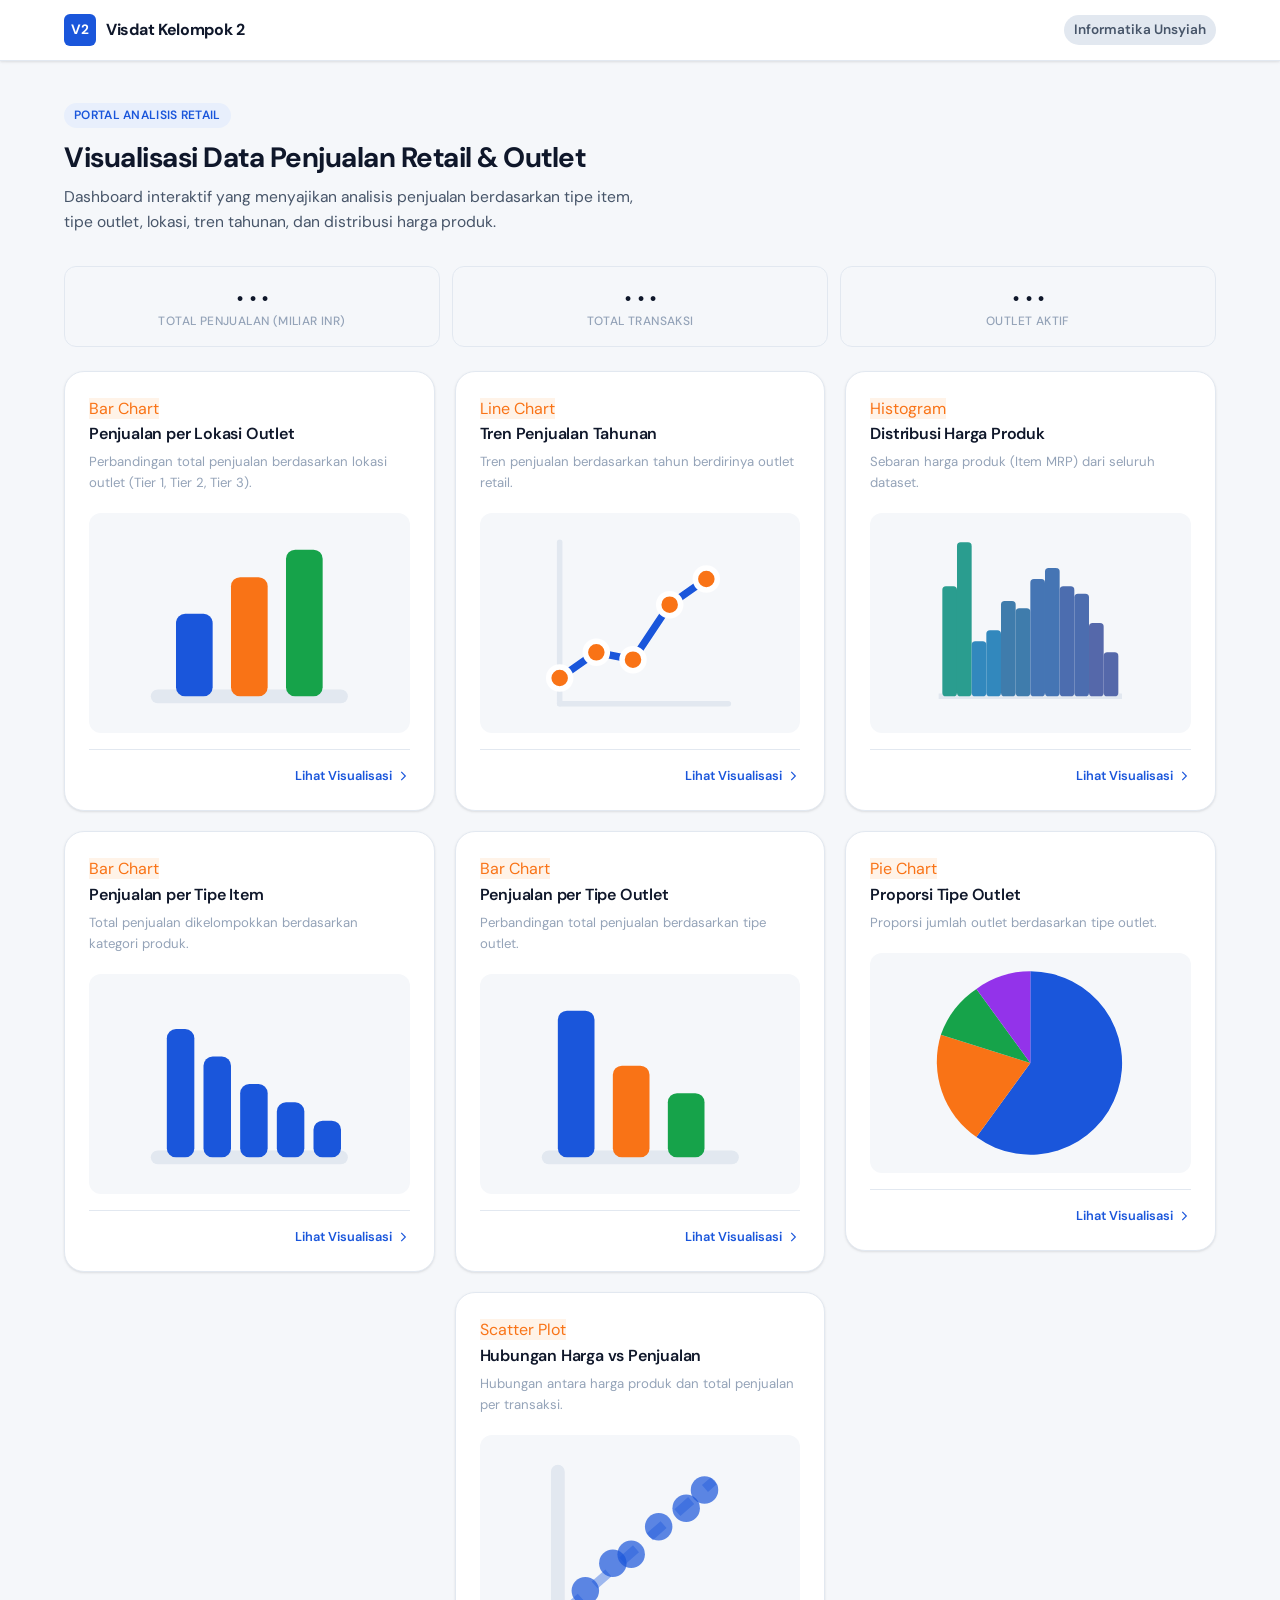
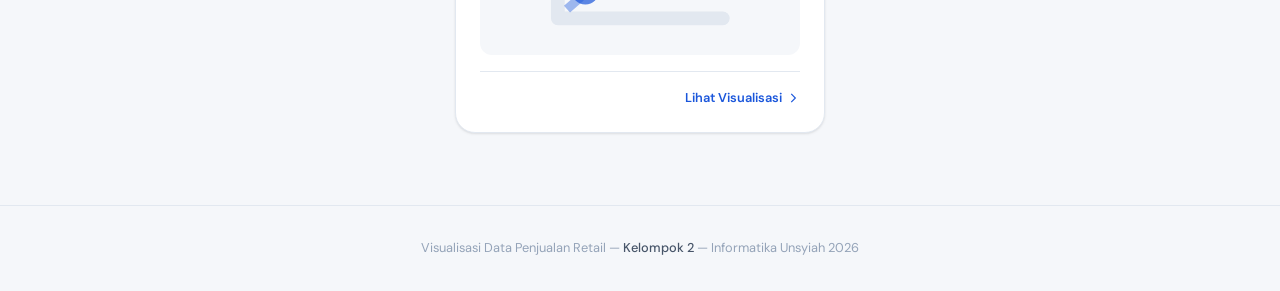
<file: index.html>
<!DOCTYPE html>
<html lang="id">
<head>
  <meta charset="UTF-8" />
  <meta name="viewport" content="width=device-width, initial-scale=1.0" />
  <title>Dashboard Analisis Penjualan Retail — Kelompok 2</title>
  <link rel="stylesheet" href="style.css" />
  <script src="https://d3js.org/d3.v7.min.js"></script>
  <style>
    /* scatter card sendirian → centered */
    .dashboard-grid .card-link:last-child:nth-child(3n+1) {
      grid-column: 2 / 3;
    }
  </style>
</head>
<body>

  <!-- navbar -->
  <nav class="navbar">
    <div class="navbar-inner">
      <a class="navbar-brand" href="index.html">
        <span class="brand-icon">V2</span>
        <span>Visdat Kelompok 2</span>
      </a>
      <span style="font-size: 0.85rem; font-weight: 600; color: var(--text-secondary); background: var(--border); padding: 4px 10px; border-radius: 99px;">
        Informatika Unsyiah
      </span>
    </div>
  </nav>

  <!-- hero -->
  <header class="page-hero fade-in">
    <span class="badge">Portal Analisis Retail</span>
    <h1>Visualisasi Data Penjualan Retail &amp; Outlet</h1>
    <p>Dashboard interaktif yang menyajikan analisis penjualan berdasarkan tipe item, tipe outlet, lokasi, tren tahunan, dan distribusi harga produk.</p>
  </header>

 <div class="page-wrapper fade-in">
  <div class="stats-row">

    <div class="stat-item">
      <div id="stat-total-sales" class="stat-value">...</div>
      <div class="stat-label">Total Penjualan (Miliar INR)</div>
    </div>

    <div class="stat-item">
      <div id="stat-total-items" class="stat-value">...</div>
      <div class="stat-label">Total Transaksi</div>
    </div>

    <div class="stat-item">
      <div id="stat-outlet-count" class="stat-value">...</div>
      <div class="stat-label">Outlet Aktif</div>
    </div>

  </div>
</div>

  <!-- dashboard grid -->
  <main class="dashboard-grid fade-in">

    <!-- bar chart lokasi -->
    <a class="card-link" href="pages/bar_chart_lokasi.html">
      <article class="card">
        <span class="badge" style="background: var(--accent-light); color: var(--accent);">Bar Chart</span>
        <h3 class="card-title">Penjualan per Lokasi Outlet</h3>
        <p class="card-subtitle">Perbandingan total penjualan berdasarkan lokasi outlet (Tier 1, Tier 2, Tier 3).</p>
        <div class="chart-preview" style="display: flex; align-items: center; justify-content: center; background: var(--bg); border-radius: var(--radius-md);">
          <svg width="60" height="60" viewBox="0 0 24 24" fill="none" stroke-width="1.5">
            <path d="M2 20h20" stroke="var(--border)" stroke-linecap="round" />
            <rect x="4" y="11" width="4" height="9" rx="1" fill="var(--cat-1)" />
            <rect x="10" y="7" width="4" height="13" rx="1" fill="var(--cat-2)" />
            <rect x="16" y="4" width="4" height="16" rx="1" fill="var(--cat-3)" />
          </svg>
        </div>
        <div class="card-footer-link">
          <span>Lihat Visualisasi</span>
          <svg fill="none" stroke="currentColor" stroke-width="2" viewBox="0 0 24 24"><path d="M9 5l7 7-7 7"/></svg>
        </div>
      </article>
    </a>

    <!-- line chart -->
    <a class="card-link" href="pages/line_chart.html">
      <article class="card">
        <span class="badge" style="background: var(--accent-light); color: var(--accent);">Line Chart</span>
        <h3 class="card-title">Tren Penjualan Tahunan</h3>
        <p class="card-subtitle">Tren penjualan berdasarkan tahun berdirinya outlet retail.</p>
        <div class="chart-preview" style="display: flex; align-items: center; justify-content: center; background: var(--bg); border-radius: var(--radius-md);">
          <svg width="60" height="60" viewBox="0 0 60 60" fill="none">
            <line x1="8" y1="8" x2="8" y2="52" stroke="var(--border)" stroke-width="1.5" stroke-linecap="round"/>
            <line x1="8" y1="52" x2="54" y2="52" stroke="var(--border)" stroke-width="1.5" stroke-linecap="round"/>
            <polyline points="8,45 18,38 28,40 38,25 48,18" stroke="var(--primary)" stroke-width="2" stroke-linecap="round" stroke-linejoin="round" fill="none"/>
            <circle cx="8"  cy="45" r="3" fill="var(--accent)" stroke="white" stroke-width="1.5"/>
            <circle cx="18" cy="38" r="3" fill="var(--accent)" stroke="white" stroke-width="1.5"/>
            <circle cx="28" cy="40" r="3" fill="var(--accent)" stroke="white" stroke-width="1.5"/>
            <circle cx="38" cy="25" r="3" fill="var(--accent)" stroke="white" stroke-width="1.5"/>
            <circle cx="48" cy="18" r="3" fill="var(--accent)" stroke="white" stroke-width="1.5"/>
          </svg>
        </div>
        <div class="card-footer-link">
          <span>Lihat Visualisasi</span>
          <svg fill="none" stroke="currentColor" stroke-width="2" viewBox="0 0 24 24"><path d="M9 5l7 7-7 7"/></svg>
        </div>
      </article>
    </a>

    <!-- histogram -->
    <a class="card-link" href="pages/histogram.html">
      <article class="card">
        <span class="badge" style="background: var(--accent-light); color: var(--accent);">Histogram</span>
        <h3 class="card-title">Distribusi Harga Produk</h3>
        <p class="card-subtitle">Sebaran harga produk (Item MRP) dari seluruh dataset.</p>
        <div class="chart-preview" style="display: flex; align-items: center; justify-content: center; background: var(--bg); border-radius: var(--radius-md);">
          <svg width="60" height="60" viewBox="0 0 60 60">
          <line x1="5" y1="50" x2="55" y2="50"
                stroke="var(--border)" stroke-width="1.5"/>

                <rect x="6"  y="20" width="4" height="30" rx="1" fill="#2a9d8f"/>
                <rect x="10" y="8"  width="4" height="42" rx="1" fill="#2a9d8f"/>

                <rect x="14" y="35" width="4" height="15" rx="1" fill="#3288bd"/>
                <rect x="18" y="32" width="4" height="18" rx="1" fill="#3288bd"/>

                <rect x="22" y="24" width="4" height="26" rx="1" fill="#3f7cac"/>
                <rect x="26" y="26" width="4" height="24" rx="1" fill="#3f7cac"/>

                <rect x="30" y="18" width="4" height="32" rx="1" fill="#4575b4"/>
                <rect x="34" y="15" width="4" height="35" rx="1" fill="#4575b4"/>

                <rect x="38" y="20" width="4" height="30" rx="1" fill="#4c6daf"/>
                <rect x="42" y="22" width="4" height="28" rx="1" fill="#4c6daf"/>

                <rect x="46" y="30" width="4" height="20" rx="1" fill="#5568aa"/>
                <rect x="50" y="38" width="4" height="12" rx="1" fill="#5568aa"/>
        </svg>
        </div>
        <div class="card-footer-link">
          <span>Lihat Visualisasi</span>
          <svg fill="none" stroke="currentColor" stroke-width="2" viewBox="0 0 24 24"><path d="M9 5l7 7-7 7"/></svg>
        </div>
      </article>
    </a>

    <!-- bar chart item -->
    <a class="card-link" href="pages/bar_chart_item.html">
      <article class="card">
        <span class="badge" style="background: var(--accent-light); color: var(--accent);">Bar Chart</span>
        <h3 class="card-title">Penjualan per Tipe Item</h3>
        <p class="card-subtitle">Total penjualan dikelompokkan berdasarkan kategori produk.</p>
        <div class="chart-preview" style="display: flex; align-items: center; justify-content: center; background: var(--bg); border-radius: var(--radius-md);">
          <svg width="60" height="60" viewBox="0 0 24 24" fill="none" stroke-width="1.5">
            <path d="M2 20h20" stroke="var(--border)" stroke-linecap="round" />
            <rect x="3"  y="6"  width="3" height="14" rx="1" fill="var(--primary)" />
            <rect x="7"  y="9"  width="3" height="11" rx="1" fill="var(--primary)" />
            <rect x="11" y="12" width="3" height="8"  rx="1" fill="var(--primary)" />
            <rect x="15" y="14" width="3" height="6"  rx="1" fill="var(--primary)" />
            <rect x="19" y="16" width="3" height="4"  rx="1" fill="var(--primary)" />
          </svg>
        </div>
        <div class="card-footer-link">
          <span>Lihat Visualisasi</span>
          <svg fill="none" stroke="currentColor" stroke-width="2" viewBox="0 0 24 24"><path d="M9 5l7 7-7 7"/></svg>
        </div>
      </article>
    </a>

    <!-- bar chart outlet -->
    <a class="card-link" href="pages/bar_chart_outlet.html">
      <article class="card">
        <span class="badge" style="background: var(--accent-light); color: var(--accent);">Bar Chart</span>
        <h3 class="card-title">Penjualan per Tipe Outlet</h3>
        <p class="card-subtitle">Perbandingan total penjualan berdasarkan tipe outlet.</p>
        <div class="chart-preview" style="display: flex; align-items: center; justify-content: center; background: var(--bg); border-radius: var(--radius-md);">
          <svg width="60" height="60" viewBox="0 0 24 24" fill="none" stroke-width="1.5">
            <path d="M2 20h20" stroke="var(--border)" stroke-linecap="round" />
            <rect x="3"  y="4"  width="4" height="16" rx="1" fill="var(--cat-1)" />
            <rect x="9"  y="10" width="4" height="10" rx="1" fill="var(--cat-2)" />
            <rect x="15" y="13" width="4" height="7"  rx="1" fill="var(--cat-3)" />
          </svg>
        </div>
        <div class="card-footer-link">
          <span>Lihat Visualisasi</span>
          <svg fill="none" stroke="currentColor" stroke-width="2" viewBox="0 0 24 24"><path d="M9 5l7 7-7 7"/></svg>
        </div>
      </article>
    </a>

    <!-- pie chart -->
    <a class="card-link" href="pages/pie_chart.html">
      <article class="card">
        <span class="badge" style="background: var(--accent-light); color: var(--accent);">Pie Chart</span>
        <h3 class="card-title">Proporsi Tipe Outlet</h3>
        <p class="card-subtitle">Proporsi jumlah outlet berdasarkan tipe outlet.</p>
        <div class="chart-preview" style="display: flex; align-items: center; justify-content: center; background: var(--bg); border-radius: var(--radius-md);">
          <!-- donut: r=25, circumference=157.08. Segmen: 60% cat-1, 25% cat-2, 15% cat-3 -->
          <!-- stroke-dashoffset dimulai dari atas (-39.27 = -circumference/4) -->
         <svg width="60" height="60" viewBox="0 0 60 60">
          <!-- biru 60% -->
          <path d="M30,30 L30,5
          A25,25 0 1,1 15.3,50.2
          Z"
          fill="var(--cat-1)"/>

          <!-- oranye 20% -->
          <path d="M30,30 L15.3,50.2
          A25,25 0 0,1 5.6,22.3
          Z"
          fill="var(--cat-2)"/>

          <!-- hijau 10% -->
          <path d="M30,30 L5.6,22.3
          A25,25 0 0,1 15.3,9.8
          Z"
         fill="var(--cat-3)"/>

         <!-- ungu 10% -->
          <path d="M30,30 L15.3,9.8
          A25,25 0 0,1 30,5
          Z"
          fill="var(--cat-4)"/>
        </svg>
        </div>
        <div class="card-footer-link">
          <span>Lihat Visualisasi</span>
          <svg fill="none" stroke="currentColor" stroke-width="2" viewBox="0 0 24 24"><path d="M9 5l7 7-7 7"/></svg>
        </div>
      </article>
    </a>

    <!-- scatter plot — card ke-7, sendirian di baris terakhir → centered via CSS -->
    <a class="card-link" href="pages/scatter_plot.html">
      <article class="card">
        <span class="badge" style="background: var(--accent-light); color: var(--accent);">Scatter Plot</span>
        <h3 class="card-title">Hubungan Harga vs Penjualan</h3>
        <p class="card-subtitle">Hubungan antara harga produk dan total penjualan per transaksi.</p>
        <div class="chart-preview" style="display: flex; align-items: center; justify-content: center; background: var(--bg); border-radius: var(--radius-md);">
          <svg width="60" height="60" viewBox="0 0 24 24" fill="none" stroke-width="1.5">
            <path d="M3 20h18M3 4v16" stroke="var(--border)" stroke-linecap="round" />
            <line x1="4" y1="19" x2="20" y2="5" stroke="var(--primary)" stroke-width="1" stroke-dasharray="2 2" opacity="0.4"/>
            <circle cx="6"  cy="17" r="1.5" fill="var(--primary)" fill-opacity="0.7" />
            <circle cx="9"  cy="14" r="1.5" fill="var(--primary)" fill-opacity="0.7" />
            <circle cx="11" cy="13" r="1.5" fill="var(--primary)" fill-opacity="0.7" />
            <circle cx="14" cy="10" r="1.5" fill="var(--primary)" fill-opacity="0.7" />
            <circle cx="17" cy="8"  r="1.5" fill="var(--primary)" fill-opacity="0.7" />
            <circle cx="19" cy="6"  r="1.5" fill="var(--primary)" fill-opacity="0.7" />
          </svg>
        </div>
        <div class="card-footer-link">
          <span>Lihat Visualisasi</span>
          <svg fill="none" stroke="currentColor" stroke-width="2" viewBox="0 0 24 24"><path d="M9 5l7 7-7 7"/></svg>
        </div>
      </article>
    </a>

  </main>

  <!-- footer -->
  <footer class="footer">
    Visualisasi Data Penjualan Retail &mdash; <span>Kelompok 2</span> &mdash; Informatika Unsyiah 2026
  </footer>

  <script src="js/main.js"></script>
</body>
</html>
</file>
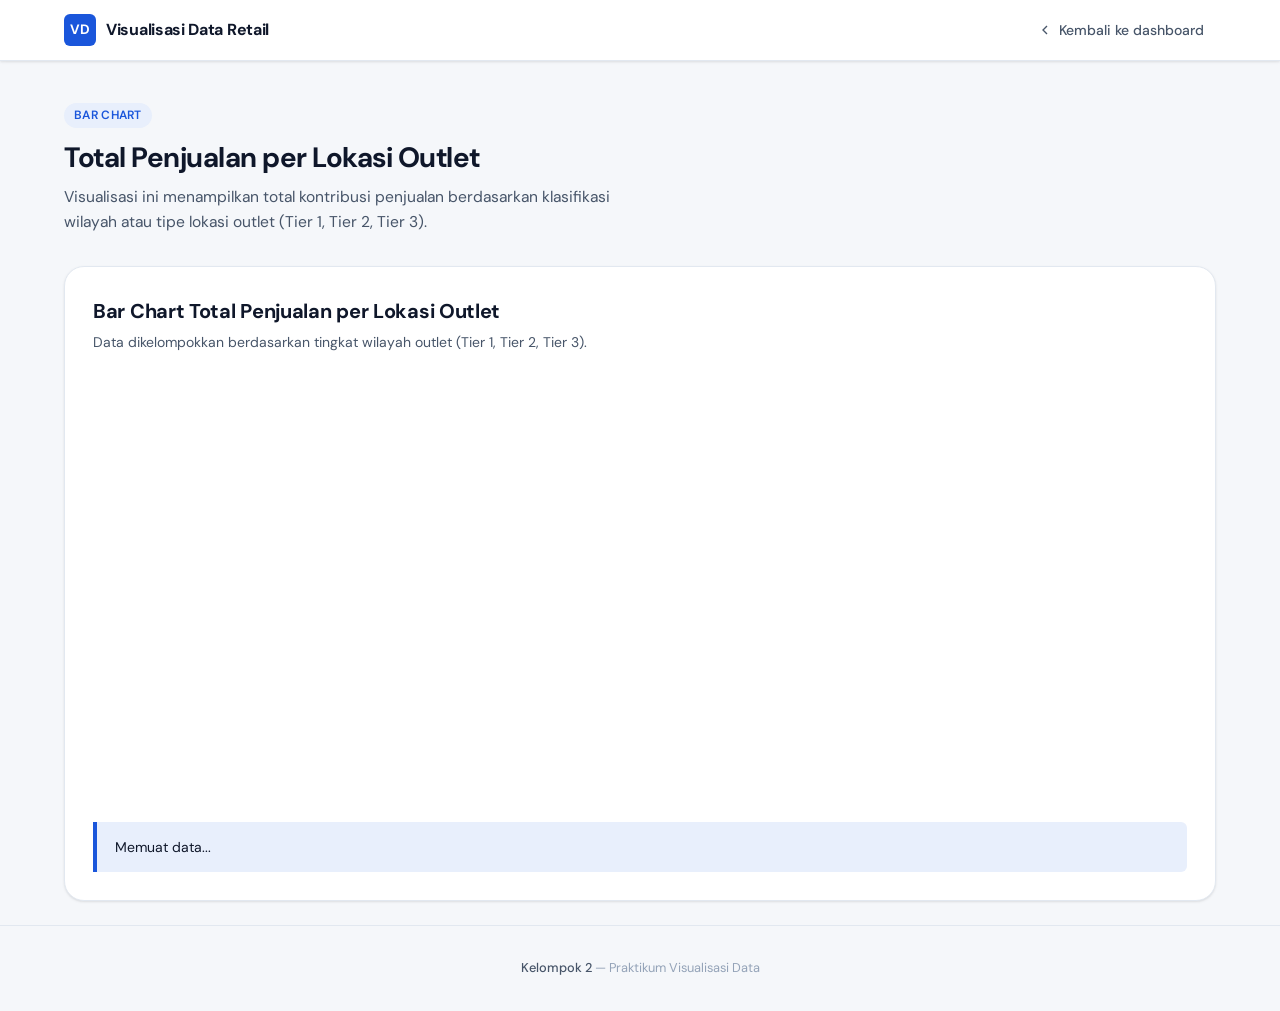
<file: pages/bar_chart_lokasi.html>
<!DOCTYPE html>
<html lang="id">
<head>
  <meta charset="UTF-8" />
  <meta name="viewport" content="width=device-width, initial-scale=1.0" />
  <title>Bar Chart Lokasi - Visualisasi Data Penjualan Retail</title>
  <link rel="stylesheet" href="../style.css" />
  <script src="https://d3js.org/d3.v7.min.js"></script>
</head>
<body>
  <nav class="navbar">
    <div class="navbar-inner">
      <a class="navbar-brand" href="../index.html">
        <span class="brand-icon">VD</span>
        <span>Visualisasi Data Retail</span>
      </a>
      <a class="navbar-back" href="../index.html">
        <svg viewBox="0 0 24 24" fill="none" stroke="currentColor" stroke-width="2">
          <path d="M15 18l-6-6 6-6" />
        </svg>
        Kembali ke dashboard
      </a>
    </div>
  </nav>

  <header class="page-hero">
    <span class="badge">Bar Chart</span>
    <h1>Total Penjualan per Lokasi Outlet</h1>
    <p>Visualisasi ini menampilkan total kontribusi penjualan berdasarkan klasifikasi wilayah atau tipe lokasi outlet (Tier 1, Tier 2, Tier 3).</p>
  </header>

  <main class="chart-container fade-in">
    <div class="chart-header">
      <h2>Bar Chart Total Penjualan per Lokasi Outlet</h2>
      <p>Data dikelompokkan berdasarkan tingkat wilayah outlet (Tier 1, Tier 2, Tier 3).</p>
    </div>

    <div id="chart" class="chart-area"></div>
    <div class="insight-box" id="insight-box">Memuat data...</div>
  </main>

  <div id="tooltip" class="tooltip"></div>

  <footer class="footer">
    <span>Kelompok 2</span> — Praktikum Visualisasi Data
  </footer>

  <script src="../js/bar_chart_lokasi.js"></script>
</body>
</html>
</file>
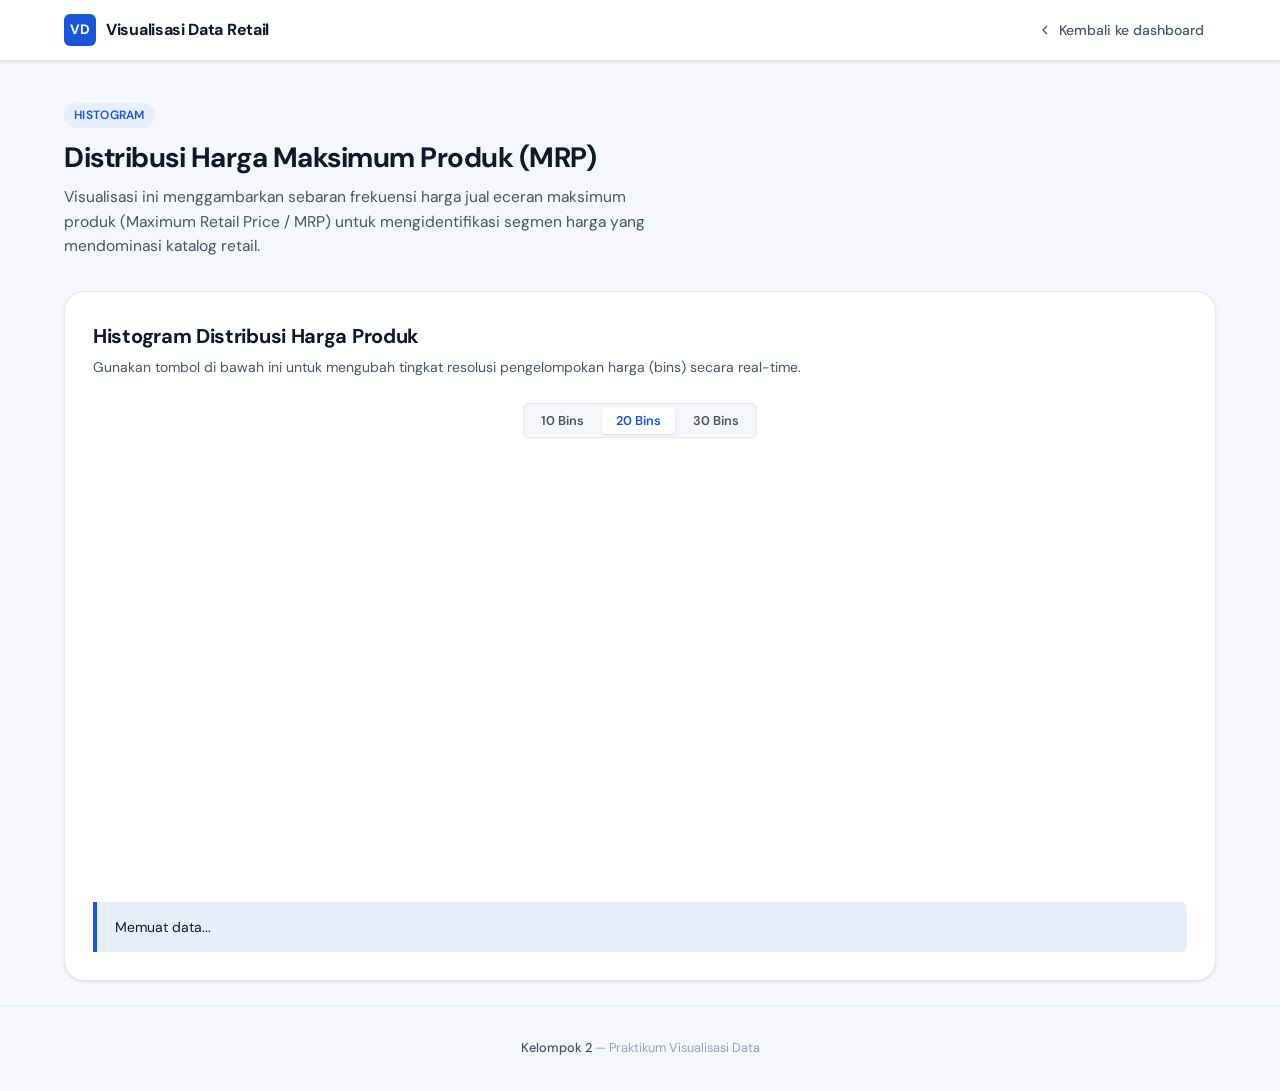
<file: pages/histogram.html>
<!DOCTYPE html>
<html lang="id">
<head>
  <meta charset="UTF-8" />
  <meta name="viewport" content="width=device-width, initial-scale=1.0" />
  <title>Histogram Distribusi Harga - Visualisasi Data Penjualan Retail</title>
  <link rel="stylesheet" href="../style.css" />
  <script src="https://d3js.org/d3.v7.min.js"></script>
</head>
<body>
  <nav class="navbar">
    <div class="navbar-inner">
      <a class="navbar-brand" href="../index.html">
        <span class="brand-icon">VD</span>
        <span>Visualisasi Data Retail</span>
      </a>
      <a class="navbar-back" href="../index.html">
        <svg viewBox="0 0 24 24" fill="none" stroke="currentColor" stroke-width="2">
          <path d="M15 18l-6-6 6-6" />
        </svg>
        Kembali ke dashboard
      </a>
    </div>
  </nav>

  <header class="page-hero">
    <span class="badge">Histogram</span>
    <h1>Distribusi Harga Maksimum Produk (MRP)</h1>
    <p>Visualisasi ini menggambarkan sebaran frekuensi harga jual eceran maksimum produk (Maximum Retail Price / MRP) untuk mengidentifikasi segmen harga yang mendominasi katalog retail.</p>
  </header>

  <main class="chart-container fade-in">
    <div class="chart-header">
      <h2>Histogram Distribusi Harga Produk</h2>
      <p>Gunakan tombol di bawah ini untuk mengubah tingkat resolusi pengelompokan harga (bins) secara real-time.</p>
    </div>

    <!-- Interactive Bin Controller -->
    <div style="display: flex; justify-content: center; margin-bottom: 20px;">
      <div class="btn-group">
        <button class="btn-toggle" id="btn-bins-10">10 Bins</button>
        <button class="btn-toggle active" id="btn-bins-20">20 Bins</button>
        <button class="btn-toggle" id="btn-bins-30">30 Bins</button>
      </div>
    </div>

    <div id="chart" class="chart-area"></div>
    <div class="insight-box" id="insight-box">Memuat data...</div>
  </main>

  <div id="tooltip" class="tooltip"></div>

  <footer class="footer">
    <span>Kelompok 2</span> — Praktikum Visualisasi Data
  </footer>

  <script src="../js/histogram.js"></script>
</body>
</html>
</file>
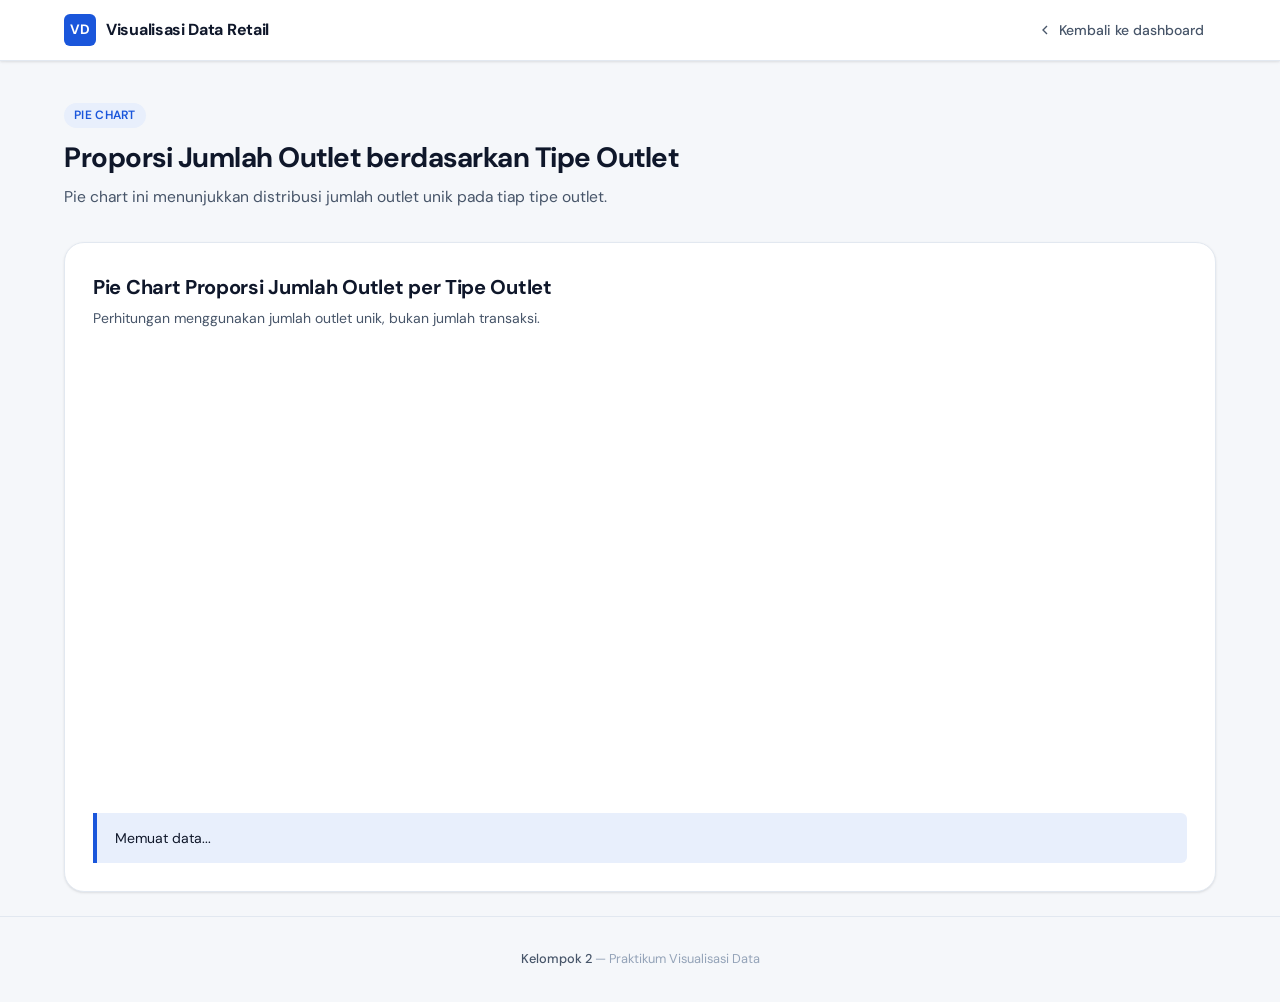
<file: pages/pie_chart.html>
<!DOCTYPE html>
<html lang="id">
<head>
  <meta charset="UTF-8" />
  <meta name="viewport" content="width=device-width, initial-scale=1.0" />
  <title>Pie Chart - Visualisasi Data Penjualan Retail</title>
  <link rel="stylesheet" href="../style.css" />
  <script src="https://d3js.org/d3.v7.min.js"></script>
</head>
<body>
  <nav class="navbar">
    <div class="navbar-inner">
      <a class="navbar-brand" href="../index.html">
        <span class="brand-icon">VD</span>
        <span>Visualisasi Data Retail</span>
      </a>
      <a class="navbar-back" href="../index.html">
        <svg viewBox="0 0 24 24" fill="none" stroke="currentColor" stroke-width="2">
          <path d="M15 18l-6-6 6-6" />
        </svg>
        Kembali ke dashboard
      </a>
    </div>
  </nav>

  <header class="page-hero">
    <span class="badge">Pie Chart</span>
    <h1>Proporsi Jumlah Outlet berdasarkan Tipe Outlet</h1>
    <p>Pie chart ini menunjukkan distribusi jumlah outlet unik pada tiap tipe outlet.</p>
  </header>

  <main class="chart-container fade-in">
    <div class="chart-header">
      <h2>Pie Chart Proporsi Jumlah Outlet per Tipe Outlet</h2>
      <p>Perhitungan menggunakan jumlah outlet unik, bukan jumlah transaksi.</p>
    </div>

    <div id="chart" class="chart-area" style="height: 420px;"></div>
    <div id="legend" class="legend"></div>
    <div class="insight-box" id="insight-box">Memuat data...</div>
  </main>

  <div id="tooltip" class="tooltip"></div>

  <footer class="footer">
    <span>Kelompok 2</span> — Praktikum Visualisasi Data
  </footer>

  <script src="../js/pie_chart.js"></script>
</body>
</html>
</file>
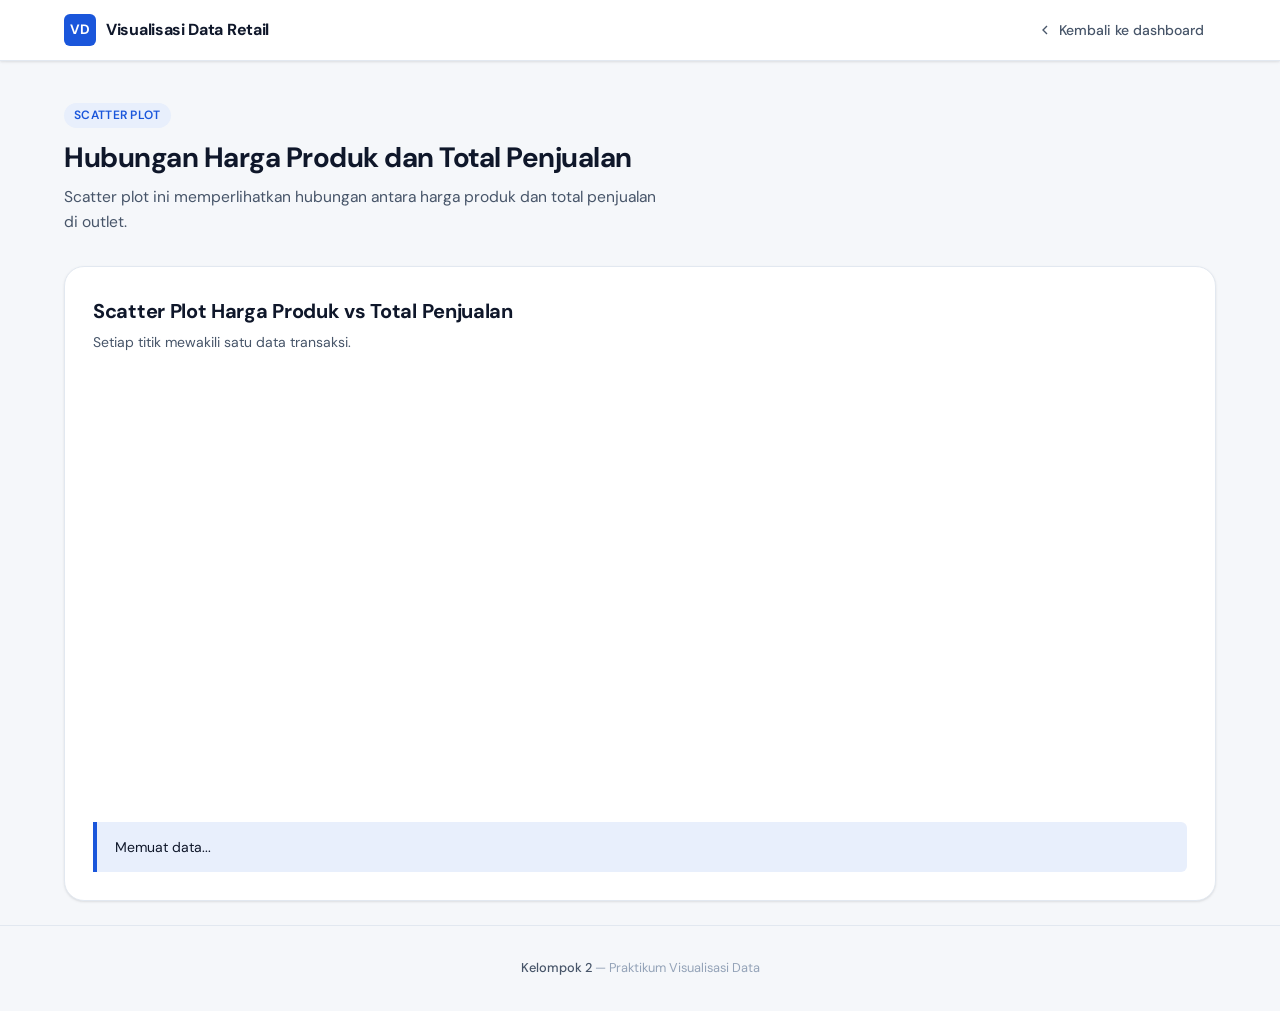
<file: pages/scatter_plot.html>
<!DOCTYPE html>
<html lang="id">
<head>
  <meta charset="UTF-8" />
  <meta name="viewport" content="width=device-width, initial-scale=1.0" />
  <title>Scatter Plot - Visualisasi Data Penjualan Retail</title>
  <link rel="stylesheet" href="../style.css" />
  <script src="https://d3js.org/d3.v7.min.js"></script>
</head>
<body>
  <nav class="navbar">
    <div class="navbar-inner">
      <a class="navbar-brand" href="../index.html">
        <span class="brand-icon">VD</span>
        <span>Visualisasi Data Retail</span>
      </a>
      <a class="navbar-back" href="../index.html">
        <svg viewBox="0 0 24 24" fill="none" stroke="currentColor" stroke-width="2">
          <path d="M15 18l-6-6 6-6" />
        </svg>
        Kembali ke dashboard
      </a>
    </div>
  </nav>

  <header class="page-hero">
    <span class="badge">Scatter Plot</span>
    <h1>Hubungan Harga Produk dan Total Penjualan</h1>
    <p>Scatter plot ini memperlihatkan hubungan antara harga produk dan total penjualan di outlet.</p>
  </header>

  <main class="chart-container fade-in">
    <div class="chart-header">
      <h2>Scatter Plot Harga Produk vs Total Penjualan</h2>
      <p>Setiap titik mewakili satu data transaksi.</p>
    </div>

    <div id="chart" class="chart-area"></div>
    <div class="insight-box" id="insight-box">Memuat data...</div>
  </main>

  <div id="tooltip" class="tooltip"></div>

  <footer class="footer">
    <span>Kelompok 2</span> — Praktikum Visualisasi Data
  </footer>

  <script src="../js/scatter_plot.js"></script>
</body>
</html>
</file>
<file: style.css>
/* Kelompok 2 - Visualisasi Data 2026 */

@import url('https://fonts.googleapis.com/css2?family=DM+Sans:ital,opsz,wght@0,9..40,300;0,9..40,400;0,9..40,500;0,9..40,600;0,9..40,700;1,9..40,300&family=DM+Mono:wght@400;500&display=swap');

:root {
  --primary:        #1a56db;
  --primary-dark:   #1141a8;
  --primary-light:  #e8effc;

  --accent:         #f97316;
  --accent-light:   #fff3e8;

  --bg:             #f5f7fa;
  --surface:        #ffffff;
  --border:         #e2e8f0;
  --text-primary:   #0f172a;
  --text-secondary: #475569;
  --text-muted:     #94a3b8;

  /* warna kategori untuk bar & pie */
  --cat-1:  #1a56db;
  --cat-2:  #f97316;
  --cat-3:  #16a34a;
  --cat-4:  #9333ea;
  --cat-5:  #dc2626;
  --cat-6:  #0891b2;
  --cat-7:  #ca8a04;
  --cat-8:  #db2777;

  /* sequential - histogram & scatter */
  --seq-1:  #440154;
  --seq-2:  #3b528b;
  --seq-3:  #21918c;
  --seq-4:  #5ec962;
  --seq-5:  #fde725;

  --bar-fill:       #1a56db;
  --bar-fill-hover: #f97316;
  --line-stroke:    #1a56db;
  --dot-fill:       #f97316;

  --font-main:  'DM Sans', sans-serif;
  --font-mono:  'DM Mono', monospace;

  --radius-sm:  6px;
  --radius-md:  12px;
  --radius-lg:  20px;

  --shadow-sm:  0 1px 3px rgba(0,0,0,.08), 0 1px 2px rgba(0,0,0,.04);
  --shadow-md:  0 4px 12px rgba(0,0,0,.1),  0 2px 4px rgba(0,0,0,.06);
  --shadow-lg:  0 10px 30px rgba(0,0,0,.12), 0 4px 8px rgba(0,0,0,.06);
}

/* reset */
*, *::before, *::after {
  box-sizing: border-box;
  margin: 0;
  padding: 0;
}

html {
  font-size: 16px;
  scroll-behavior: smooth;
}

body {
  font-family: var(--font-main);
  background-color: var(--bg);
  color: var(--text-primary);
  line-height: 1.6;
  min-height: 100vh;
}

a {
  color: var(--primary);
  text-decoration: none;
}

a:hover {
  color: var(--primary-dark);
  text-decoration: underline;
}

.page-wrapper {
  max-width: 1200px;
  margin: 0 auto;
  padding: 0 24px;
}

/* navbar */
.navbar {
  background: var(--surface);
  border-bottom: 1px solid var(--border);
  box-shadow: var(--shadow-sm);
  position: sticky;
  top: 0;
  z-index: 100;
}

.navbar-inner {
  max-width: 1200px;
  margin: 0 auto;
  padding: 0 24px;
  height: 60px;
  display: flex;
  align-items: center;
  justify-content: space-between;
}

.navbar-brand {
  display: flex;
  align-items: center;
  gap: 10px;
  font-size: 1rem;
  font-weight: 700;
  color: var(--text-primary);
  text-decoration: none;
  letter-spacing: -0.3px;
}

.navbar-brand .brand-icon {
  width: 32px;
  height: 32px;
  background: var(--primary);
  border-radius: var(--radius-sm);
  display: flex;
  align-items: center;
  justify-content: center;
  color: white;
  font-size: 0.85rem;
  font-weight: 700;
}

.navbar-brand:hover {
  text-decoration: none;
  color: var(--primary);
}

.navbar-back {
  display: flex;
  align-items: center;
  gap: 6px;
  font-size: 0.875rem;
  font-weight: 500;
  color: var(--text-secondary);
  padding: 6px 12px;
  border-radius: var(--radius-sm);
  transition: all 0.2s;
}

.navbar-back:hover {
  background: var(--bg);
  color: var(--primary);
  text-decoration: none;
}

.navbar-back svg {
  width: 16px;
  height: 16px;
}

/* page header */
.page-hero {
  padding: 40px 24px 32px;
  max-width: 1200px;
  margin: 0 auto;
}

.page-hero h1 {
  font-size: 1.75rem;
  font-weight: 700;
  color: var(--text-primary);
  letter-spacing: -0.5px;
  line-height: 1.3;
  margin-bottom: 8px;
}

.page-hero p {
  font-size: 0.975rem;
  color: var(--text-secondary);
  max-width: 600px;
}

.page-hero .badge {
  display: inline-flex;
  align-items: center;
  gap: 5px;
  font-size: 0.75rem;
  font-weight: 600;
  background: var(--primary-light);
  color: var(--primary);
  padding: 3px 10px;
  border-radius: 99px;
  margin-bottom: 12px;
  letter-spacing: 0.3px;
  text-transform: uppercase;
}

/* card */
.card {
  background: var(--surface);
  border: 1px solid var(--border);
  border-radius: var(--radius-lg);
  box-shadow: var(--shadow-sm);
  padding: 24px;
  transition: box-shadow 0.2s, transform 0.2s;
}

.card:hover {
  box-shadow: var(--shadow-md);
}

.card-title {
  font-size: 1rem;
  font-weight: 600;
  color: var(--text-primary);
  margin-bottom: 4px;
  letter-spacing: -0.2px;
}

.card-subtitle {
  font-size: 0.825rem;
  color: var(--text-muted);
  margin-bottom: 20px;
}

.card-link {
  display: block;
  cursor: pointer;
  text-decoration: none;
  color: inherit;
}

.card-link:hover {
  text-decoration: none;
  color: inherit;
}

.card-link:hover .card {
  box-shadow: var(--shadow-lg);
  transform: translateY(-2px);
  border-color: var(--primary);
}

.card-link:hover .card-title {
  color: var(--primary);
}

/* dashboard grid */
.dashboard-grid {
  display: grid;
  grid-template-columns: repeat(auto-fill, minmax(340px, 1fr));
  gap: 20px;
  padding: 0 24px 48px;
  max-width: 1200px;
  margin: 0 auto;
}

.chart-preview {
  width: 100%;
  height: 220px;
  overflow: hidden;
}

.chart-preview svg {
  width: 100%;
  height: 100%;
}

.card-footer-link {
  display: flex;
  align-items: center;
  justify-content: flex-end;
  gap: 4px;
  font-size: 0.8rem;
  font-weight: 600;
  color: var(--primary);
  margin-top: 16px;
  padding-top: 16px;
  border-top: 1px solid var(--border);
}

.card-footer-link svg {
  width: 14px;
  height: 14px;
  transition: transform 0.2s;
}

.card-link:hover .card-footer-link svg {
  transform: translateX(3px);
}

/* halaman chart individual */
.chart-container {
  background: var(--surface);
  border: 1px solid var(--border);
  border-radius: var(--radius-lg);
  box-shadow: var(--shadow-sm);
  padding: 28px;
  margin: 0 24px 24px;
  max-width: 1152px;
  margin-left: auto;
  margin-right: auto;
}

.chart-header {
  margin-bottom: 24px;
}

.chart-header h2 {
  font-size: 1.25rem;
  font-weight: 700;
  color: var(--text-primary);
  letter-spacing: -0.3px;
  margin-bottom: 4px;
}

.chart-header p {
  font-size: 0.875rem;
  color: var(--text-secondary);
}

#chart, .chart-area {
  width: 100%;
  height: 420px;
}

/* D3 elements */
.axis text {
  font-family: var(--font-main);
  font-size: 12px;
  fill: var(--text-secondary);
}

.axis path,
.axis line {
  stroke: var(--border);
  stroke-width: 1px;
}

.axis .domain {
  stroke: var(--border);
}

/* grid lebih halus */
.grid line {
  stroke: var(--border);
  stroke-dasharray: 3,3;
  stroke-opacity: 0.3;
}

.grid path {
  stroke-width: 0;
}

.bar {
  fill: var(--bar-fill);
  transition: fill 0.2s;
  cursor: pointer;
}

.bar:hover {
  fill: var(--accent);
}

/* bar-outlet — warna dikontrol dari JS, tidak di-override CSS */
.bar-outlet {
  transition: fill 0.2s;
  cursor: pointer;
}

.line-path {
  fill: none;
  stroke: var(--line-stroke);
  stroke-width: 2.5px;
  stroke-linejoin: round;
  stroke-linecap: round;
}

.area-path {
  fill: var(--primary-light);
  opacity: 0.5;
}

.dot {
  fill: var(--dot-fill);
  stroke: white;
  stroke-width: 2px;
  cursor: pointer;
  transition: r 0.15s;
}

.dot:hover {
  r: 7;
}

.scatter-dot {
  fill: var(--primary);
  fill-opacity: 0.65;
  stroke: var(--primary);
  stroke-opacity: 0.3;
  stroke-width: 1px;
  cursor: pointer;
  transition: fill-opacity 0.15s, r 0.15s;
}

.scatter-dot:hover {
  fill-opacity: 1;
  r: 6;
}

.arc path {
  stroke: white;
  stroke-width: 2px;
  cursor: pointer;
  transition: opacity 0.2s;
}

.arc path:hover {
  opacity: 0.85;
}

.arc-label {
  font-family: var(--font-main);
  font-size: 12px;
  font-weight: 600;
  fill: var(--text-primary);
  pointer-events: none;
}

/* tooltip */
.tooltip {
  position: absolute;
  background: var(--text-primary);
  color: white;
  padding: 8px 12px;
  border-radius: var(--radius-sm);
  font-family: var(--font-main);
  font-size: 13px;
  font-weight: 500;
  pointer-events: none;
  opacity: 0;
  transition: opacity 0.15s;
  white-space: nowrap;
  box-shadow: var(--shadow-md);
  z-index: 200;
}

.tooltip.visible {
  opacity: 1;
}

.tooltip-value {
  font-family: var(--font-mono);
  font-weight: 600;
  color: var(--accent);
}

/* legend */
.legend {
  display: flex;
  flex-wrap: wrap;
  gap: 12px;
  margin-top: 16px;
}

.legend-item {
  display: flex;
  align-items: center;
  gap: 6px;
  font-size: 0.8rem;
  color: var(--text-secondary);
}

.legend-swatch {
  width: 12px;
  height: 12px;
  border-radius: 3px;
  flex-shrink: 0;
}

/* insight di bawah chart */
.insight-box {
  background: var(--primary-light);
  border-left: 4px solid var(--primary);
  border-radius: 0 var(--radius-sm) var(--radius-sm) 0;
  padding: 14px 18px;
  margin: 24px 0 0;
  font-size: 0.875rem;
  color: var(--text-primary);
}

.insight-box strong {
  color: var(--primary);
  font-weight: 600;
}

/* stats — hanya untuk index.html, tidak untuk halaman chart individual */
.stats-row {
  display: grid;
  grid-template-columns: repeat(auto-fit, minmax(140px, 1fr));
  gap: 12px;
  margin-bottom: 24px;
}

.stat-item {
  background: var(--bg);
  border: 1px solid var(--border);
  border-radius: var(--radius-md);
  padding: 14px 16px;
  text-align: center;
}

/* diubah dari --primary ke --text-primary */
.stat-value {
  font-size: 1.4rem;
  font-weight: 700;
  color: var(--text-primary);
  font-family: var(--font-mono);
  letter-spacing: -0.5px;
  line-height: 1.2;
}

.stat-label {
  font-size: 0.75rem;
  color: var(--text-muted);
  margin-top: 4px;
  font-weight: 500;
  text-transform: uppercase;
  letter-spacing: 0.4px;
}

/* tombol */
.btn {
  display: inline-flex;
  align-items: center;
  gap: 7px;
  padding: 8px 18px;
  border-radius: var(--radius-sm);
  font-family: var(--font-main);
  font-size: 0.875rem;
  font-weight: 600;
  cursor: pointer;
  border: none;
  transition: all 0.2s;
}

.btn-primary {
  background: var(--primary);
  color: white;
}

.btn-primary:hover {
  background: var(--primary-dark);
}

.btn-outline {
  background: transparent;
  color: var(--primary);
  border: 1.5px solid var(--primary);
}

.btn-outline:hover {
  background: var(--primary-light);
}

/* toggle */
.btn-group {
  display: flex;
  gap: 4px;
  background: var(--bg);
  border: 1px solid var(--border);
  border-radius: var(--radius-sm);
  padding: 3px;
}

.btn-group .btn-toggle {
  padding: 5px 14px;
  border-radius: 4px;
  border: none;
  background: transparent;
  font-family: var(--font-main);
  font-size: 0.8rem;
  font-weight: 600;
  color: var(--text-secondary);
  cursor: pointer;
  transition: all 0.15s;
}

.btn-group .btn-toggle.active {
  background: var(--surface);
  color: var(--primary);
  box-shadow: var(--shadow-sm);
}

/* footer */
.footer {
  text-align: center;
  padding: 32px 24px;
  font-size: 0.8rem;
  color: var(--text-muted);
  border-top: 1px solid var(--border);
  margin-top: 24px;
}

.footer span {
  color: var(--text-secondary);
  font-weight: 500;
}

/* loading */
.loading {
  display: flex;
  align-items: center;
  justify-content: center;
  height: 300px;
  font-size: 0.875rem;
  color: var(--text-muted);
  gap: 10px;
}

.spinner {
  width: 20px;
  height: 20px;
  border: 2px solid var(--border);
  border-top-color: var(--primary);
  border-radius: 50%;
  animation: spin 0.7s linear infinite;
}

@keyframes spin {
  to { transform: rotate(360deg); }
}

/* animasi masuk */
.fade-in {
  opacity: 0;
  transform: translateY(10px);
  animation: fadeIn 0.4s ease forwards;
}

@keyframes fadeIn {
  to {
    opacity: 1;
    transform: translateY(0);
  }
}

.fade-in:nth-child(1) { animation-delay: 0.05s; }
.fade-in:nth-child(2) { animation-delay: 0.1s;  }
.fade-in:nth-child(3) { animation-delay: 0.15s; }
.fade-in:nth-child(4) { animation-delay: 0.2s;  }
.fade-in:nth-child(5) { animation-delay: 0.25s; }
.fade-in:nth-child(6) { animation-delay: 0.3s;  }
.fade-in:nth-child(7) { animation-delay: 0.35s; }

/* responsive */
@media (max-width: 768px) {
  .dashboard-grid {
    grid-template-columns: 1fr;
    padding: 0 16px 32px;
  }

  .page-hero {
    padding: 24px 16px 20px;
  }

  .page-hero h1 {
    font-size: 1.4rem;
  }

  .chart-container {
    margin: 0 16px 20px;
    padding: 20px;
  }

  #chart, .chart-area {
    height: 300px;
  }

  .stats-row {
    grid-template-columns: repeat(2, 1fr);
  }
}

@media (max-width: 480px) {
  .navbar-inner {
    padding: 0 16px;
  }

  .stats-row {
    grid-template-columns: 1fr;
  }
}
</file>
